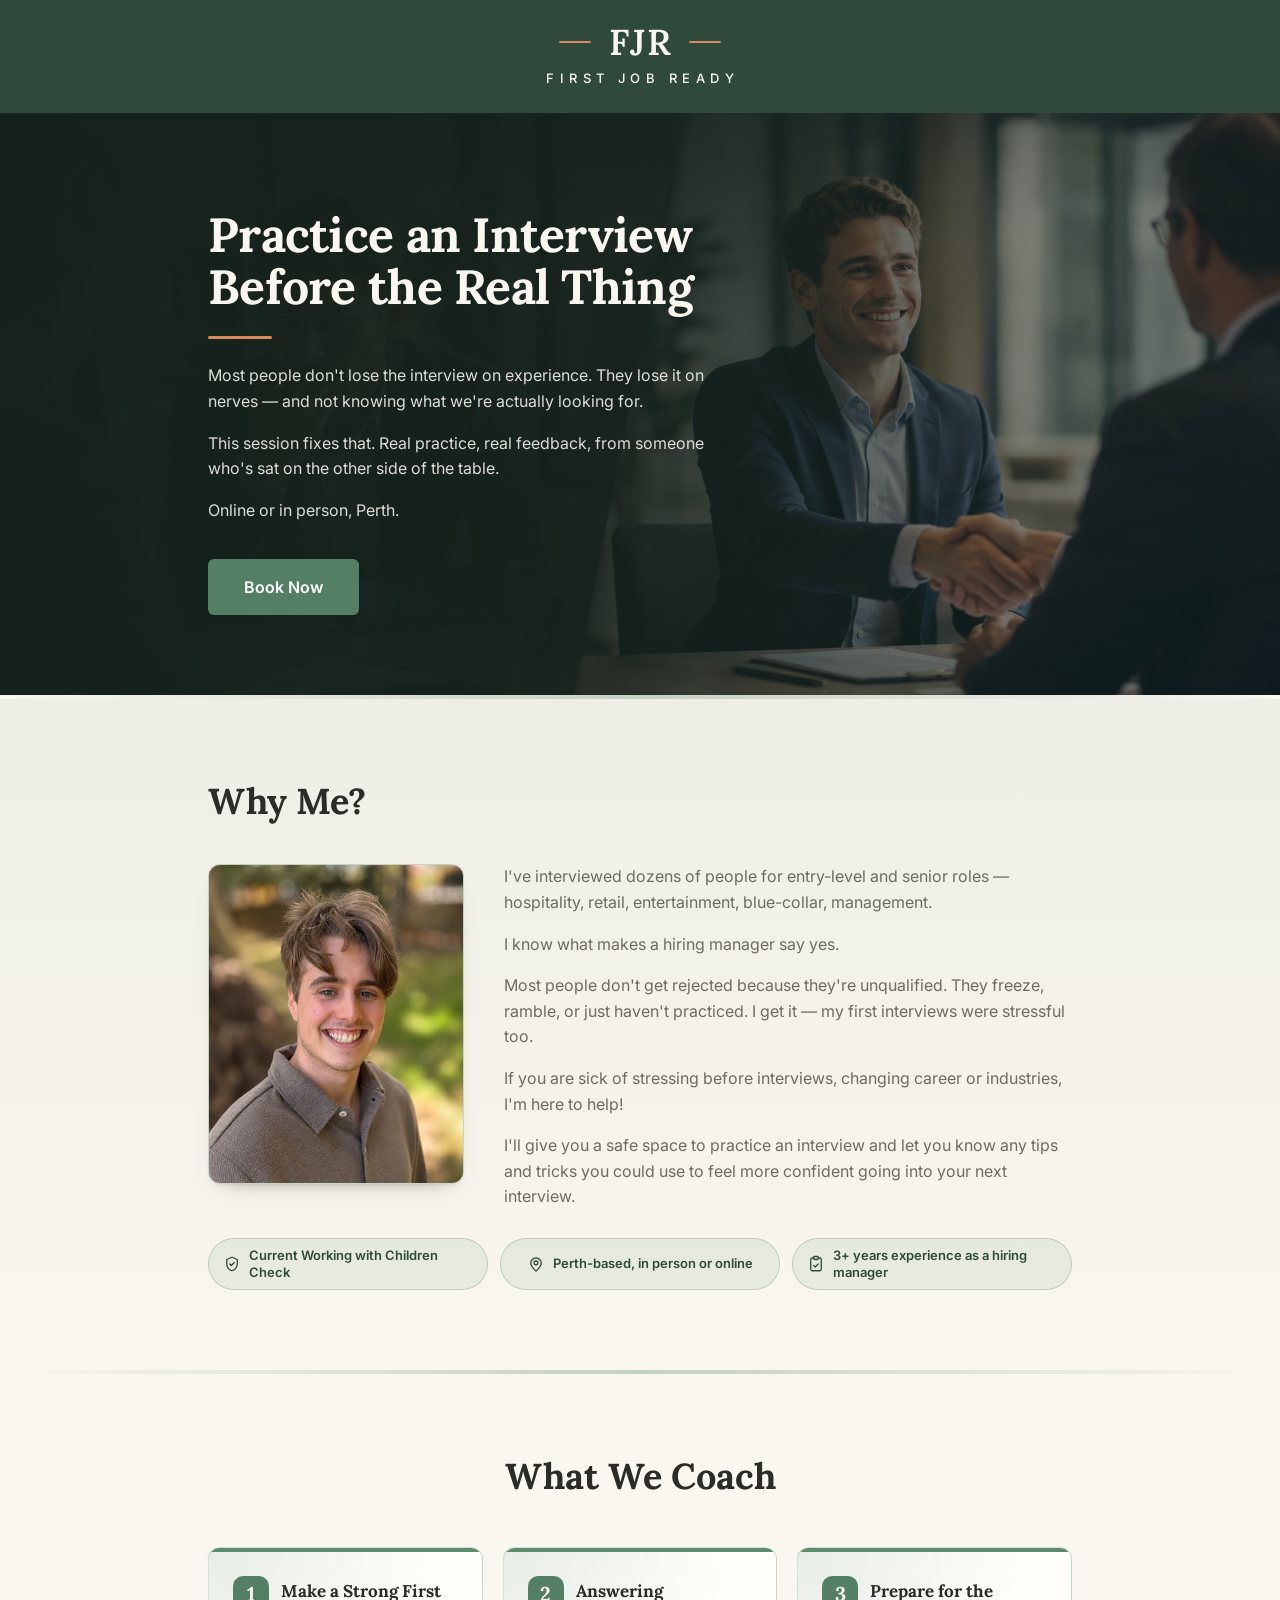
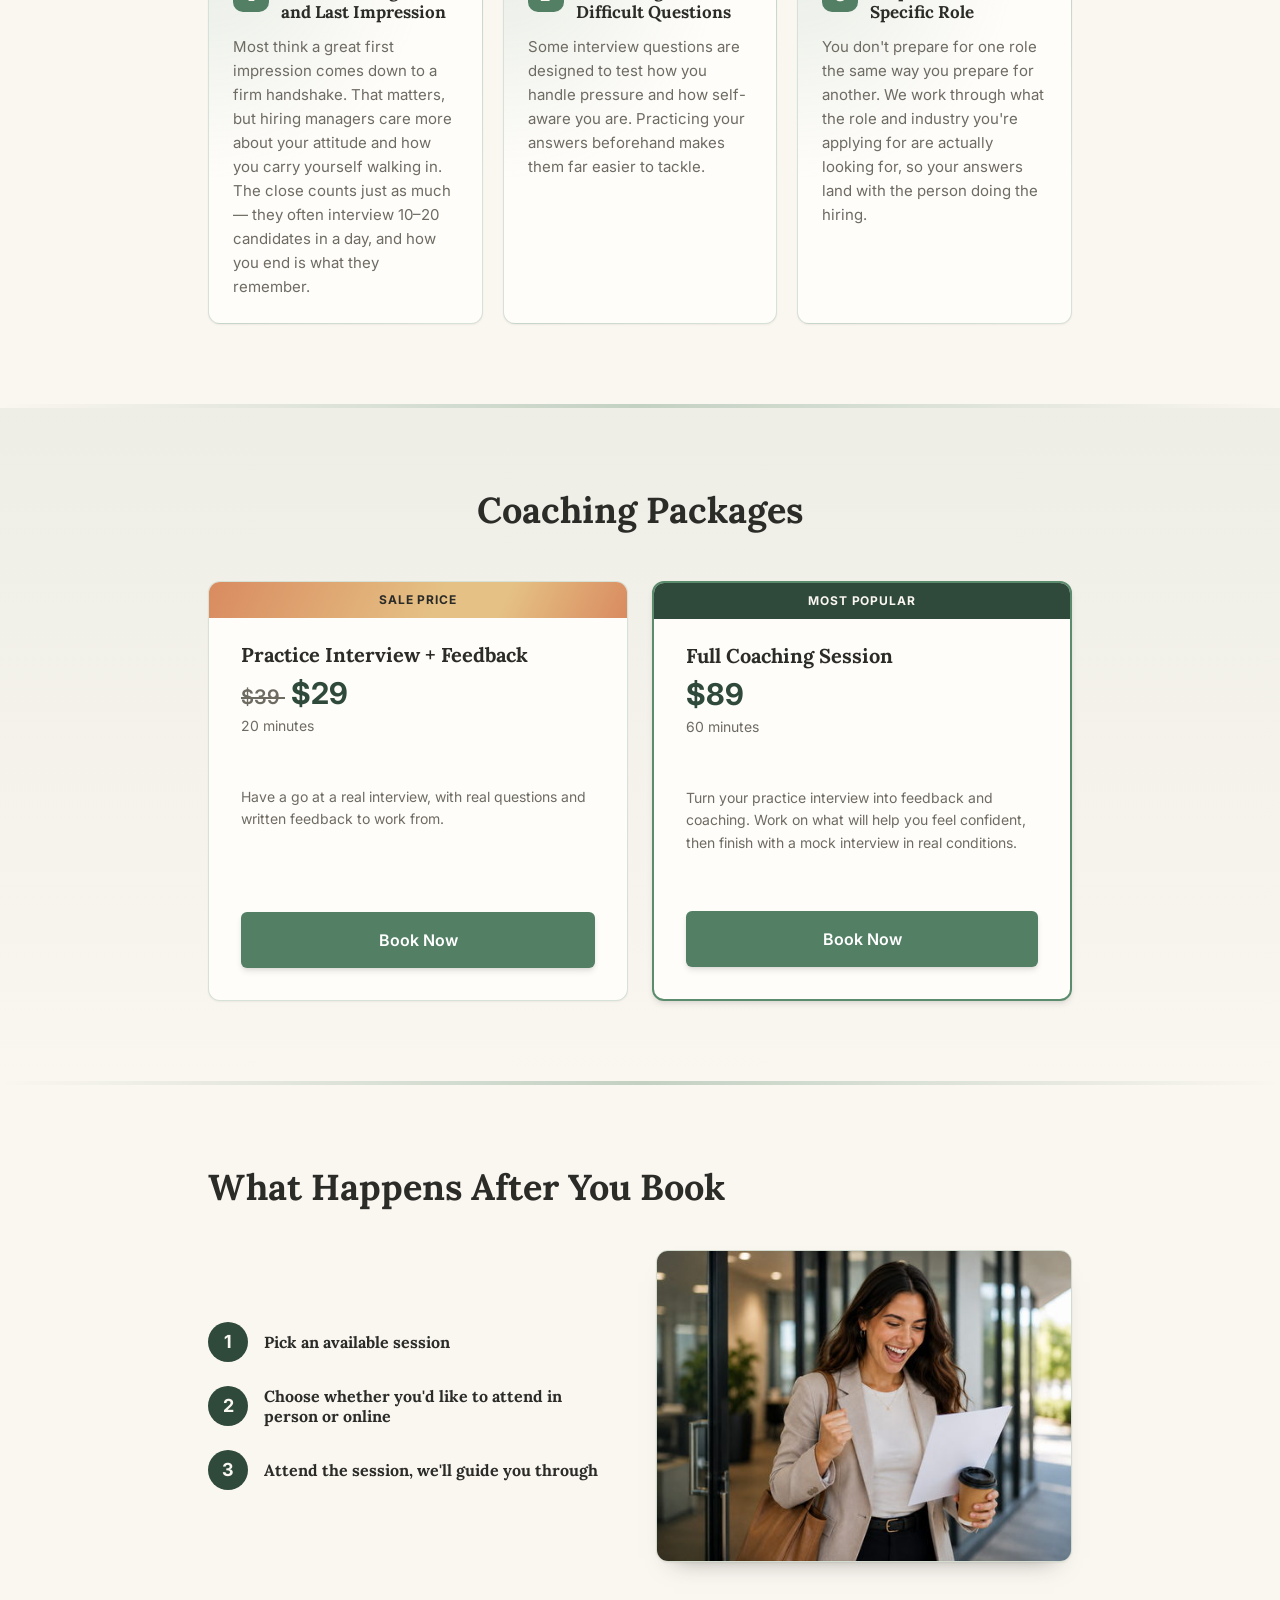
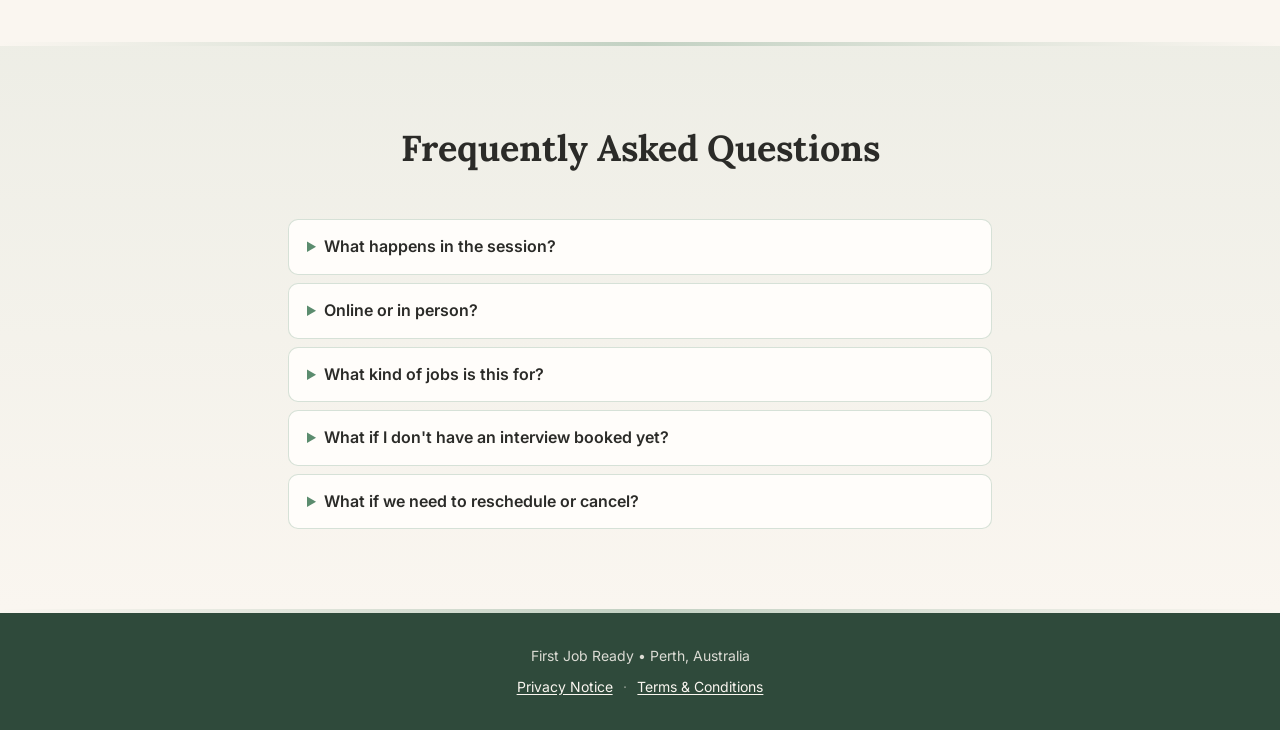
<file: index.html>
<!doctype html>
<html lang="en">
  <head>
    <meta charset="UTF-8" />
    <meta name="viewport" content="width=device-width, initial-scale=1.0" />

    <title>First Job Interview Coaching - Perth</title>
    <meta
      name="description"
      content="A real mock interview, run by someone who's hired people for their first job. Online or in person, Perth." />

    <link rel="canonical" href="https://fjready.github.io/FJR-Landing-Page/" />
    <link rel="icon" href="images/favicon.svg" type="image/svg+xml" />

    <meta property="og:type" content="website" />
    <meta property="og:url" content="https://fjready.github.io/FJR-Landing-Page/" />
    <meta property="og:title" content="First Job Interview Coaching - Perth" />
    <meta name="twitter:card" content="summary_large_image" />
    <meta name="twitter:title" content="First Job Interview Coaching - Perth" />

    <link rel="preconnect" href="https://fonts.googleapis.com" />
    <link rel="preconnect" href="https://fonts.gstatic.com" crossorigin />
    <link
      href="https://fonts.googleapis.com/css2?family=Lora:wght@400;500;600;700&family=Inter:wght@300;400;500;600;700&display=swap"
      rel="stylesheet" />

    <link rel="stylesheet" href="css/style.css" />

    <!-- Microsoft Clarity — heatmaps and session recordings.
         Loads asynchronously, so it never holds up the page render. Placed
         last in <head> so the browser finds the stylesheet first. -->
    <script type="text/javascript">
      (function (c, l, a, r, i, t, y) {
        c[a] =
          c[a] ||
          function () {
            (c[a].q = c[a].q || []).push(arguments);
          };
        t = l.createElement(r);
        t.async = 1;
        t.src = "https://www.clarity.ms/tag/" + i;
        y = l.getElementsByTagName(r)[0];
        y.parentNode.insertBefore(t, y);
      })(window, document, "clarity", "script", "y2r8wl01qz");
    </script>
  </head>
  <body>
    <!-- Masthead -------------------------------------------------------------
      The logo is live text rather than an image, so it stays crisp at any
      size, is selectable and readable by screen readers, and the flanking
      rules space themselves off the monogram regardless of which font has
      loaded. Reversed (cream-on-forest) colourway lives in css/style.css.
    -->
    <header class="banner">
      <div class="logo">
        <div class="logo__lockup">
          <span class="logo__rule" aria-hidden="true"></span>
          <span class="logo__mark">FJR</span>
          <span class="logo__rule" aria-hidden="true"></span>
        </div>
        <div class="logo__word">First Job Ready</div>
      </div>
    </header>

    <!-- Hero -----------------------------------------------------------------
      The photograph sits behind a dark scrim weighted to the left, where the
      copy sits, lifting toward the handshake on the right. The section also
      paints that scrim as a solid background-color, which means a missing or
      slow image leaves a deliberate dark band rather than a broken hero.
      alt="" because the copy carries the message — this is a backdrop.
    -->
    <section class="hero">
      <img
        class="hero__media"
        src="images/hero-before-after.jpg"
        srcset="
          images/hero-before-after-960.jpg  960w,
          images/hero-before-after.jpg     1823w
        "
        sizes="100vw"
        width="1823"
        height="863"
        alt=""
        aria-hidden="true"
        decoding="async" />
      <div class="container">
        <h1 class="hero__title">Practice an Interview Before the Real Thing</h1>
        <div class="hero__body">
          <p>
            Most people don't lose the interview on experience. They lose it on
            nerves — and not knowing what we're actually looking for.
          </p>
          <p>
            This session fixes that. Real practice, real feedback, from someone
            who's sat on the other side of the table.
          </p>
          <p>Online or in person, Perth.</p>
        </div>

        <!-- Jumps down the page rather than opening Calendly: the visitor
             picks a package first. Same-tab, same-page anchor, so no target. -->
        <p class="hero__actions">
          <a class="button button--inline" href="#pricing">Book Now</a>
        </p>
      </div>
    </section>

    <div class="rule" role="presentation"></div>

    <!-- Why me? -------------------------------------------------------
      The photograph sits beside the copy rather than anywhere else on the page:
      this is the only section written in the first person, so it is the one
      place a face answers a question the reader is actually asking — who is
      "I"? The three trust markers stay full width beneath both columns, so the
      badge row still reads as one line.
    -->
    <section class="section section--tinted" id="why-me">
      <div class="container">
        <h2 class="section__title section__title--tight">Why Me?</h2>

        <div class="coach">
          <img
            class="coach__photo"
            src="images/coach.jpg"
            srcset="images/coach-400.jpg 400w, images/coach.jpg 800w"
            sizes="(min-width: 768px) 16rem, 8rem"
            width="800"
            height="1000"
            alt="Your coach at First Job Ready"
            loading="lazy"
            decoding="async" />

          <div class="copy">
            <p>
              I've interviewed dozens of people for entry-level and senior roles
              — hospitality, retail, entertainment, blue-collar, management.
            </p>
            <p>I know what makes a hiring manager say yes.</p>
            <p>
              Most people don't get rejected because they're unqualified. They
              freeze, ramble, or just haven't practiced. I get it — my first
              interviews were stressful too.
            </p>
            <p>
              If you are sick of stressing before interviews, changing career or
              industries, I'm here to help!
            </p>
            <p>
              I'll give you a safe space to practice an interview and let you
              know any tips and tricks you could use to feel more confident
              going into your next interview.
            </p>
          </div>
        </div>

        <ul class="trust">
          <li class="trust__item">
            <svg
              class="trust__icon"
              viewBox="0 0 24 24"
              fill="none"
              stroke="currentColor"
              stroke-width="1.75"
              stroke-linecap="round"
              stroke-linejoin="round"
              aria-hidden="true">
              <path d="M12 3l7 3v5.5c0 4.5-3 8-7 9.5-4-1.5-7-5-7-9.5V6l7-3z" />
              <path d="M9 12l2 2 4-4" />
            </svg>
            <span>Current Working with Children Check</span>
          </li>
          <li class="trust__item">
            <svg
              class="trust__icon"
              viewBox="0 0 24 24"
              fill="none"
              stroke="currentColor"
              stroke-width="1.75"
              stroke-linecap="round"
              stroke-linejoin="round"
              aria-hidden="true">
              <path d="M12 21.5c4.5-4.2 7-7.6 7-10.5a7 7 0 1 0-14 0c0 2.9 2.5 6.3 7 10.5z" />
              <circle cx="12" cy="10.5" r="2.5" />
            </svg>
            <span>Perth-based, in person or online</span>
          </li>
          <li class="trust__item">
            <svg
              class="trust__icon"
              viewBox="0 0 24 24"
              fill="none"
              stroke="currentColor"
              stroke-width="1.75"
              stroke-linecap="round"
              stroke-linejoin="round"
              aria-hidden="true">
              <path
                d="M9 4H7a2 2 0 0 0-2 2v13a2 2 0 0 0 2 2h10a2 2 0 0 0 2-2V6a2 2 0 0 0-2-2h-2" />
              <rect x="9" y="2" width="6" height="4" rx="1" />
              <path d="M9 14l2 2 4-4" />
            </svg>
            <span>3+ years experience as a hiring manager</span>
          </li>
        </ul>
      </div>
    </section>

    <div class="rule" role="presentation"></div>

    <!-- What we coach -----------------------------------------------------
      An <ol> carries the numbering semantically; the visible numerals are
      aria-hidden so a screen reader does not announce each position twice.

      The numeral shares a row with the title so it anchors the heading rather
      than floating above it. Its chip is a rounded square, not the circle the
      steps section uses, so the two numbered sections stay distinguishable.
    -->
    <section class="section" id="what-we-coach">
      <div class="container">
        <h2 class="section__title section__title--center">What We Coach</h2>

        <ol class="topics">
          <li class="topic">
            <div class="topic__head">
              <p class="topic__num" aria-hidden="true">1</p>
              <h3 class="topic__title">
                Make a Strong First and Last Impression
              </h3>
            </div>
            <p class="topic__body">
              Most think a great first impression comes down to a firm
              handshake. That matters, but hiring managers care more about your
              attitude and how you carry yourself walking in. The close counts
              just as much — they often interview 10–20 candidates in a day, and
              how you end is what they remember.
            </p>
          </li>

          <li class="topic">
            <div class="topic__head">
              <p class="topic__num" aria-hidden="true">2</p>
              <h3 class="topic__title">Answering Difficult Questions</h3>
            </div>
            <p class="topic__body">
              Some interview questions are designed to test how you handle
              pressure and how self-aware you are. Practicing your answers
              beforehand makes them far easier to tackle.
            </p>
          </li>

          <li class="topic">
            <div class="topic__head">
              <p class="topic__num" aria-hidden="true">3</p>
              <h3 class="topic__title">Prepare for the Specific Role</h3>
            </div>
            <p class="topic__body">
              You don't prepare for one role the same way you prepare for
              another. We work through what the role and industry you're
              applying for are actually looking for, so your answers land with
              the person doing the hiring.
            </p>
          </li>
        </ol>
      </div>
    </section>

    <div class="rule" role="presentation"></div>

    <!-- Pricing -->
    <section class="section section--tinted" id="pricing">
      <div class="container">
        <h2 class="section__title section__title--center">Coaching Packages</h2>

        <div class="packages">
          <div class="package">
            <div class="package__banner package__banner--sale">Sale Price</div>
            <div class="package__head">
              <h3 class="package__name">Practice Interview + Feedback</h3>
              <p class="package__price">
                <s class="package__price-was">
                  <span class="visually-hidden">Was </span>$39
                </s>
                <span class="visually-hidden">now </span>$29
              </p>
              <p class="package__duration">20 minutes</p>
              <!-- When an end date is set for the sale, uncomment and edit:
              <p class="package__sale-note">Sale ends 30 September</p>
              -->
            </div>
            <p class="package__body">
              Have a go at a real interview, with real questions and written
              feedback to work from.
            </p>
            <a
              class="button"
              href="https://calendly.com/firstjobready/20min"
              target="_blank"
              rel="noopener noreferrer"
              aria-label="Book the Practice Interview and Feedback session">
              Book Now
            </a>
          </div>

          <div class="package package--featured">
            <div class="package__banner">Most Popular</div>
            <div class="package__head">
              <h3 class="package__name">Full Coaching Session</h3>
              <p class="package__price">$89</p>
              <p class="package__duration">60 minutes</p>
            </div>
            <p class="package__body">
              Turn your practice interview into feedback and coaching. Work on
              what will help you feel confident, then finish with a mock
              interview in real conditions.
            </p>
            <a
              class="button"
              href="https://calendly.com/firstjobready/60-minute-mock-interview-coaching-session"
              target="_blank"
              rel="noopener noreferrer"
              aria-label="Book the Full Coaching Session">
              Book Now
            </a>
          </div>
        </div>
      </div>
    </section>

    <div class="rule" role="presentation"></div>

    <!-- After booking ---------------------------------------------------------
      Steps on one side, the outcome on the other. The photograph is what the
      steps are for, so it sits beside them rather than above or below, where it
      would read as decoration between two sections.
    -->
    <section class="section">
      <div class="container">
        <h2 class="section__title section__title--tight">
          What Happens After You Book
        </h2>

        <div class="after">
          <ol class="steps">
            <li class="step">
              <span class="step__marker" aria-hidden="true">1</span>
              <h3 class="step__title">Pick an available session</h3>
            </li>
            <li class="step">
              <span class="step__marker" aria-hidden="true">2</span>
              <h3 class="step__title">
                Choose whether you'd like to attend in person or online
              </h3>
            </li>
            <li class="step">
              <span class="step__marker" aria-hidden="true">3</span>
              <h3 class="step__title">
                Attend the session, we'll guide you through
              </h3>
            </li>
          </ol>

          <img
            class="after__photo"
            src="images/outcome.jpg"
            srcset="images/outcome-480.jpg 480w, images/outcome.jpg 880w"
            sizes="(min-width: 768px) 26rem, 100vw"
            width="880"
            height="660"
            alt="A woman reading a job offer letter outside an office, delighted."
            loading="lazy"
            decoding="async" />
        </div>
      </div>
    </section>

    <div class="rule" role="presentation"></div>

    <!-- FAQ ------------------------------------------------------------------
      One flat list, no group headings. Ordered so the questions about what the
      session actually is land before the logistics.
    -->
    <section class="section section--tinted" id="faq">
      <div class="container">
        <h2 class="section__title section__title--center">
          Frequently Asked Questions
        </h2>

        <div class="faq">
          <details class="faq__item">
            <summary>What happens in the session?</summary>
            <p>
              For the 60-minute session: a mock interview, coaching on what to
              improve, then a second mock interview so you can see the
              difference. The 20-minute session is a single practice interview
              with written feedback.
            </p>
          </details>

          <details class="faq__item">
            <summary>Online or in person?</summary>
            <p>
              Both. Online sessions run by video; in-person sessions are held at
              a coworking space in Perth.
            </p>
          </details>

          <details class="faq__item">
            <summary>What kind of jobs is this for?</summary>
            <p>
              Whether it's your first job, a career change, or getting back into
              the workforce — if you have an interview coming up, or you're
              getting ready to start applying, this is for you.
            </p>
          </details>

          <details class="faq__item">
            <summary>What if I don't have an interview booked yet?</summary>
            <p>
              That's fine — this works just as well as general preparation
              before applying as it does before a specific interview.
            </p>
          </details>

          <details class="faq__item">
            <summary>What if we need to reschedule or cancel?</summary>
            <p>
              At least 6 hours' notice to reschedule. One free reschedule is
              allowed for a missed session without notice; a second no-show
              forfeits the session.
            </p>
          </details>
        </div>
      </div>
    </section>

    <div class="rule" role="presentation"></div>

    <footer class="footer">
      <div class="container">
        <p>First Job Ready • Perth, Australia</p>
        <p class="footer__links">
          <a href="privacy.html">Privacy Notice</a>
          <span class="footer__sep" aria-hidden="true">·</span>
          <a href="terms.html">Terms &amp; Conditions</a>
        </p>
      </div>
    </footer>
  </body>
</html>
</file>
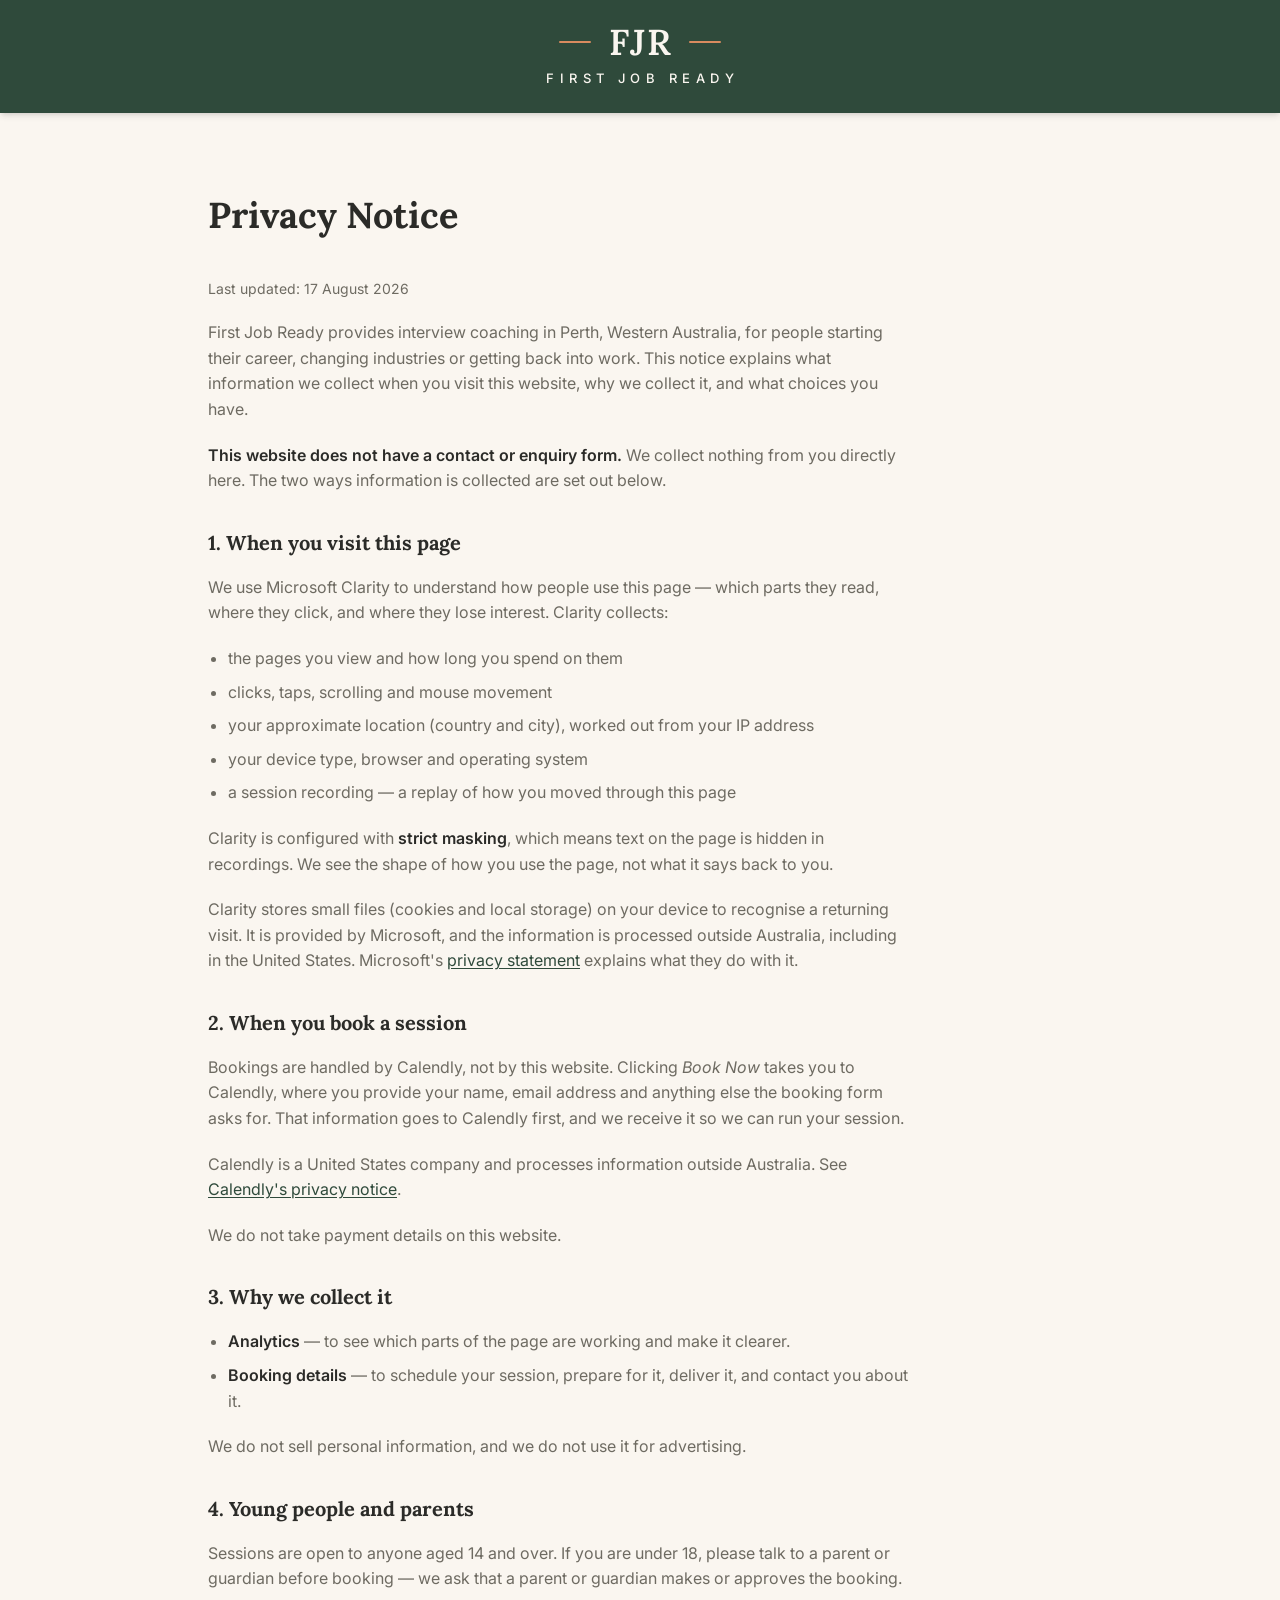
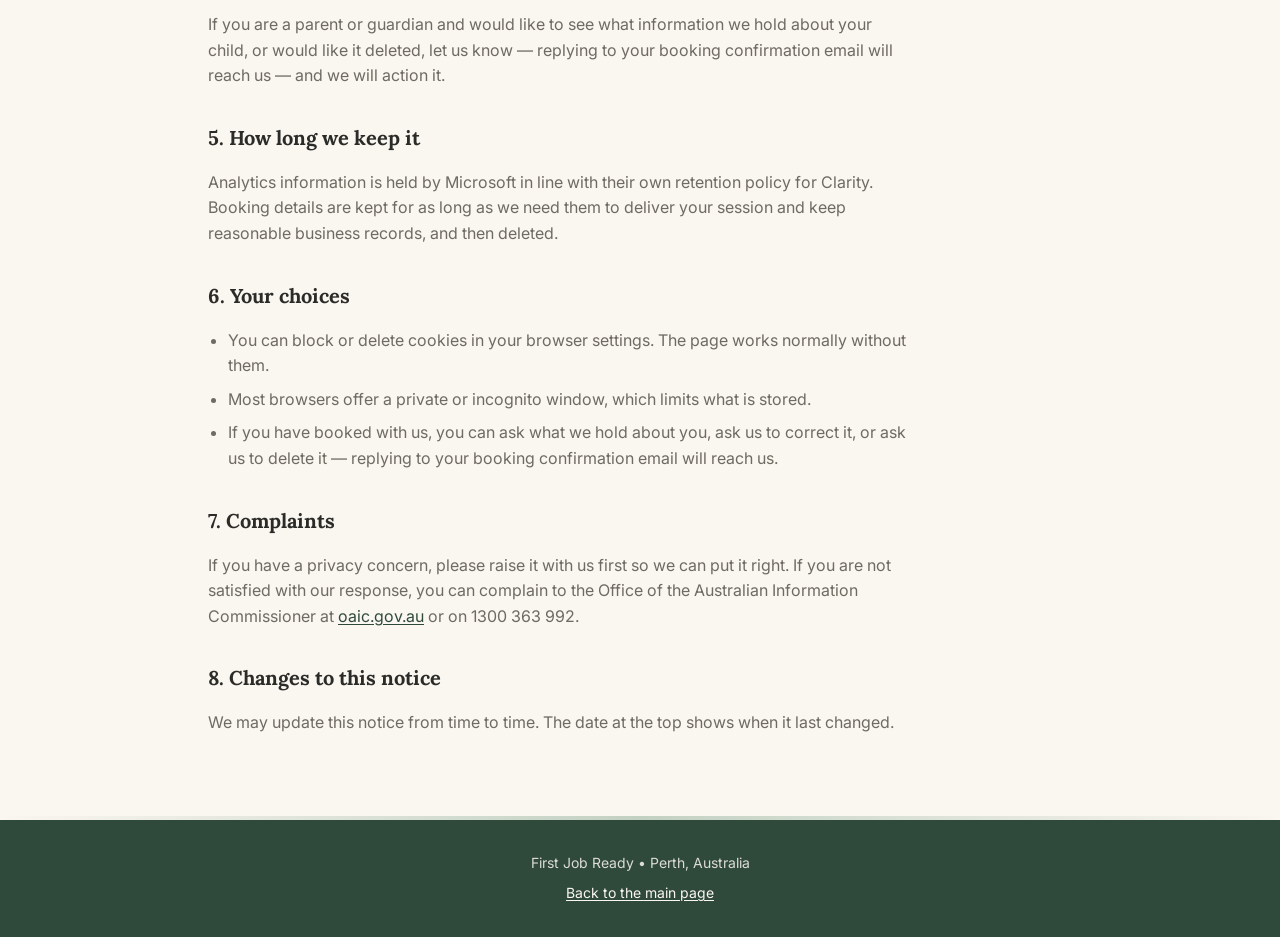
<file: privacy.html>
<!doctype html>
<html lang="en">
  <head>
    <meta charset="UTF-8" />
    <meta name="viewport" content="width=device-width, initial-scale=1.0" />

    <title>Privacy Notice — First Job Ready</title>
    <meta
      name="description"
      content="How First Job Ready collects and uses information from visitors to this website." />

    <link rel="icon" href="images/favicon.svg" type="image/svg+xml" />

    <link rel="preconnect" href="https://fonts.googleapis.com" />
    <link rel="preconnect" href="https://fonts.gstatic.com" crossorigin />
    <link
      href="https://fonts.googleapis.com/css2?family=Lora:wght@400;500;600;700&family=Inter:wght@300;400;500;600;700&display=swap"
      rel="stylesheet" />

    <link rel="stylesheet" href="css/style.css" />
  </head>
  <body>
    <header class="banner">
      <a class="logo logo--link" href="index.html">
        <span class="logo__lockup">
          <span class="logo__rule" aria-hidden="true"></span>
          <span class="logo__mark">FJR</span>
          <span class="logo__rule" aria-hidden="true"></span>
        </span>
        <span class="logo__word">First Job Ready</span>
      </a>
    </header>

    <section class="section">
      <div class="container">
        <h1 class="section__title section__title--tight">Privacy Notice</h1>

        <div class="prose">
          <p class="prose__meta">Last updated: 17 August 2026</p>

          <p>
            First Job Ready provides interview coaching in Perth, Western
            Australia, for people starting their career, changing industries or
            getting back into work. This notice explains what information we
            collect when you visit this website, why we collect it, and what
            choices you have.
          </p>

          <p>
            <strong>This website does not have a contact or enquiry form.</strong>
            We collect nothing from you directly here. The two ways information
            is collected are set out below.
          </p>

          <h2>1. When you visit this page</h2>

          <p>
            We use Microsoft Clarity to understand how people use this page —
            which parts they read, where they click, and where they lose
            interest. Clarity collects:
          </p>

          <ul>
            <li>the pages you view and how long you spend on them</li>
            <li>clicks, taps, scrolling and mouse movement</li>
            <li>
              your approximate location (country and city), worked out from your
              IP address
            </li>
            <li>your device type, browser and operating system</li>
            <li>
              a session recording — a replay of how you moved through this page
            </li>
          </ul>

          <p>
            Clarity is configured with <strong>strict masking</strong>, which
            means text on the page is hidden in recordings. We see the shape of
            how you use the page, not what it says back to you.
          </p>

          <p>
            Clarity stores small files (cookies and local storage) on your
            device to recognise a returning visit. It is provided by Microsoft,
            and the information is processed outside Australia, including in the
            United States. Microsoft's
            <a
              href="https://privacy.microsoft.com/privacystatement"
              target="_blank"
              rel="noopener noreferrer"
              >privacy statement</a
            >
            explains what they do with it.
          </p>

          <h2>2. When you book a session</h2>

          <p>
            Bookings are handled by Calendly, not by this website. Clicking
            <em>Book Now</em> takes you to Calendly, where you provide your name,
            email address and anything else the booking form asks for. That
            information goes to Calendly first, and we receive it so we can run
            your session.
          </p>

          <p>
            Calendly is a United States company and processes information
            outside Australia. See
            <a
              href="https://calendly.com/legal/privacy-notice"
              target="_blank"
              rel="noopener noreferrer"
              >Calendly's privacy notice</a
            >.
          </p>

          <p>We do not take payment details on this website.</p>

          <h2>3. Why we collect it</h2>

          <ul>
            <li>
              <strong>Analytics</strong> — to see which parts of the page are
              working and make it clearer.
            </li>
            <li>
              <strong>Booking details</strong> — to schedule your session,
              prepare for it, deliver it, and contact you about it.
            </li>
          </ul>

          <p>
            We do not sell personal information, and we do not use it for
            advertising.
          </p>

          <h2>4. Young people and parents</h2>

          <p>
            Sessions are open to anyone aged 14 and over. If you are under 18,
            please talk to a parent or guardian before booking — we ask that a
            parent or guardian makes or approves the booking.
          </p>

          <p>
            If you are a parent or guardian and would like to see what
            information we hold about your child, or would like it deleted, let
            us know — replying to your booking confirmation email will reach us
            — and we will action it.
          </p>

          <h2>5. How long we keep it</h2>

          <p>
            Analytics information is held by Microsoft in line with their own
            retention policy for Clarity. Booking details are kept for as long
            as we need them to deliver your session and keep reasonable business
            records, and then deleted.
          </p>

          <h2>6. Your choices</h2>

          <ul>
            <li>
              You can block or delete cookies in your browser settings. The page
              works normally without them.
            </li>
            <li>
              Most browsers offer a private or incognito window, which limits
              what is stored.
            </li>
            <li>
              If you have booked with us, you can ask what we hold about you,
              ask us to correct it, or ask us to delete it — replying to your
              booking confirmation email will reach us.
            </li>
          </ul>

          <h2>7. Complaints</h2>

          <p>
            If you have a privacy concern, please raise it with us first so we
            can put it right. If you are not satisfied with our response, you can
            complain to the Office of the Australian Information Commissioner
            at
            <a
              href="https://www.oaic.gov.au"
              target="_blank"
              rel="noopener noreferrer"
              >oaic.gov.au</a
            >
            or on 1300 363 992.
          </p>

          <h2>8. Changes to this notice</h2>

          <p>
            We may update this notice from time to time. The date at the top
            shows when it last changed.
          </p>
        </div>
      </div>
    </section>

    <div class="rule" role="presentation"></div>

    <footer class="footer">
      <div class="container">
        <p>First Job Ready • Perth, Australia</p>
        <p class="footer__links"><a href="index.html">Back to the main page</a></p>
      </div>
    </footer>
  </body>
</html>
</file>
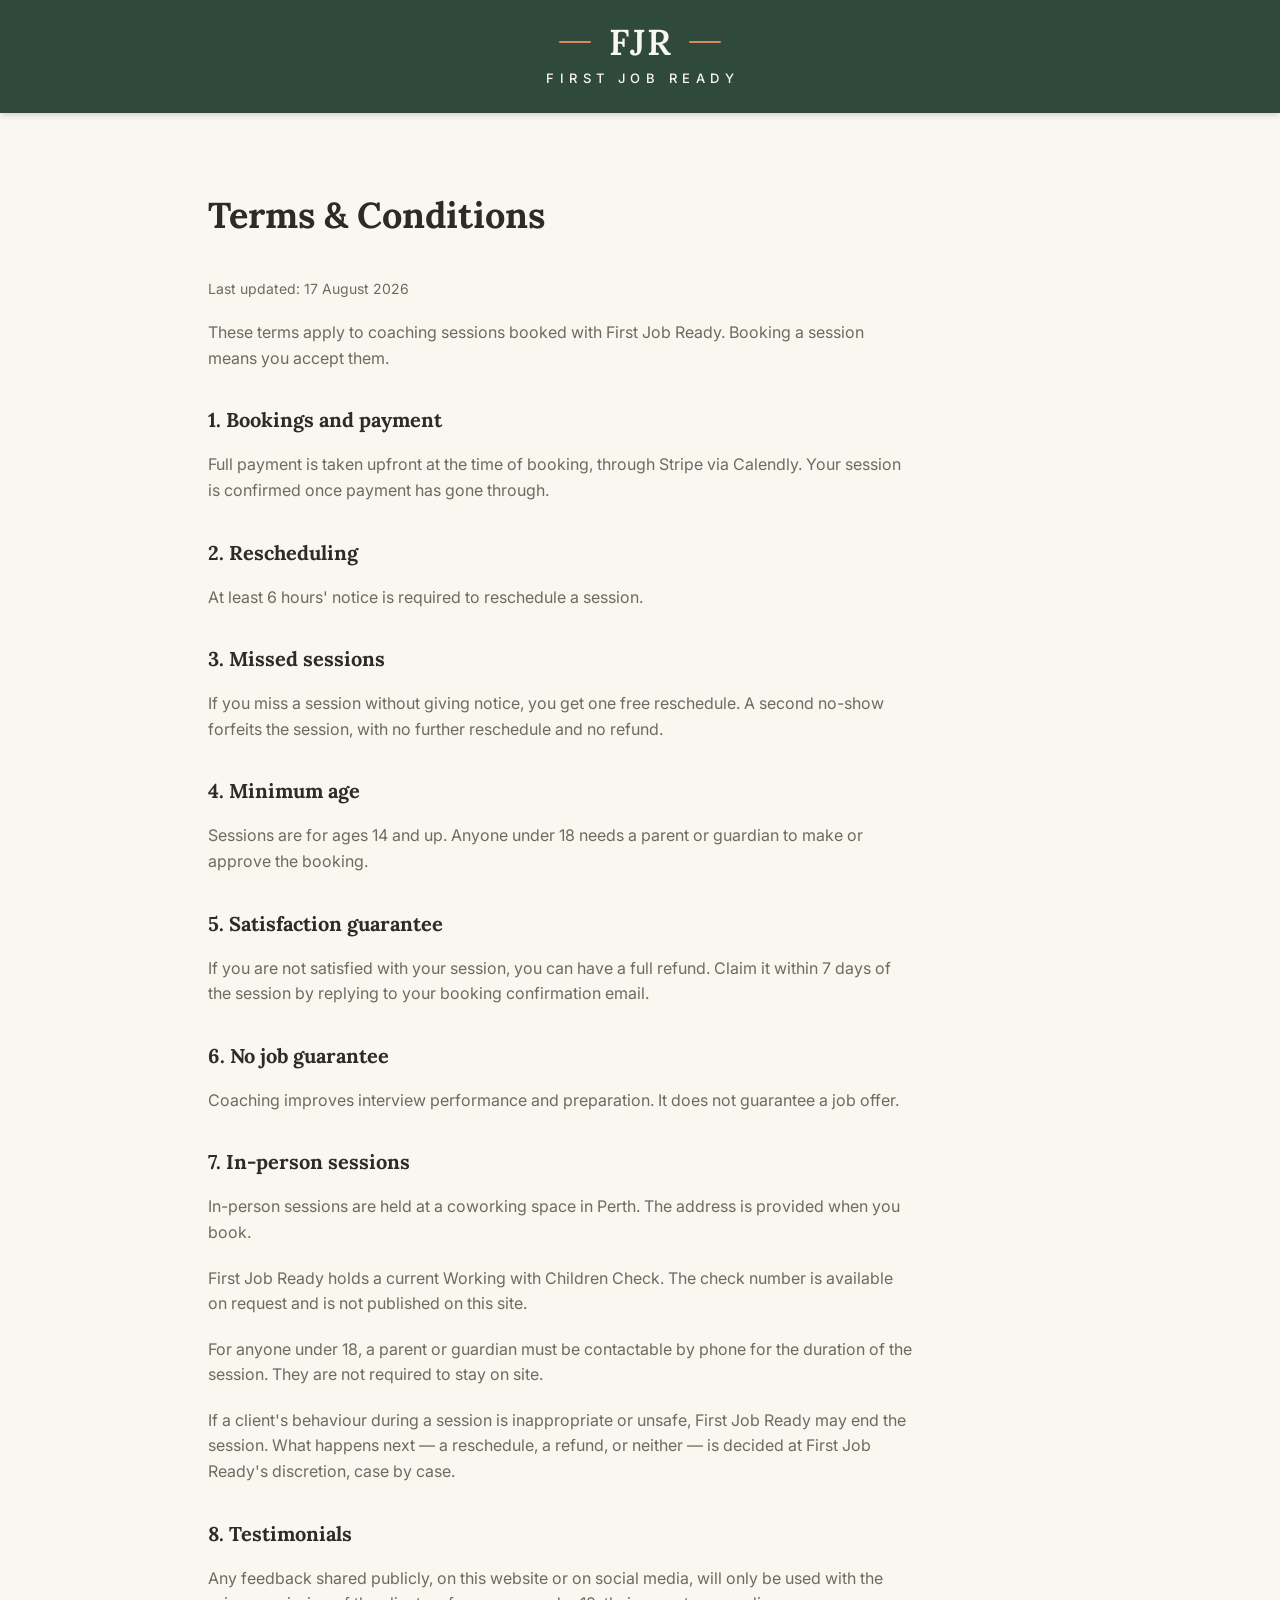
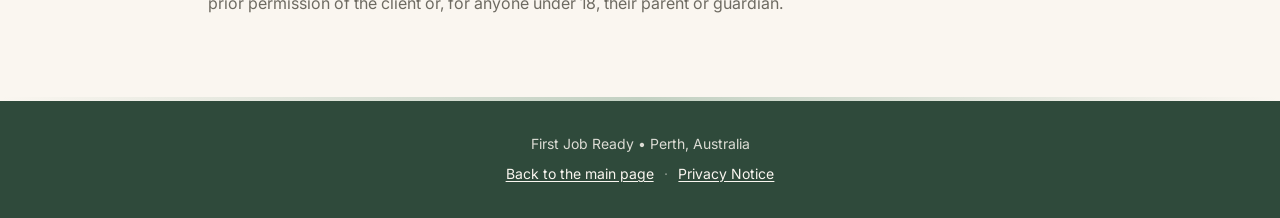
<file: terms.html>
<!doctype html>
<html lang="en">
  <head>
    <meta charset="UTF-8" />
    <meta name="viewport" content="width=device-width, initial-scale=1.0" />

    <title>Terms &amp; Conditions — First Job Ready</title>
    <meta
      name="description"
      content="Booking, payment, rescheduling, eligibility and refund terms for First Job Ready coaching sessions." />

    <link rel="icon" href="images/favicon.svg" type="image/svg+xml" />

    <link rel="preconnect" href="https://fonts.googleapis.com" />
    <link rel="preconnect" href="https://fonts.gstatic.com" crossorigin />
    <link
      href="https://fonts.googleapis.com/css2?family=Lora:wght@400;500;600;700&family=Inter:wght@300;400;500;600;700&display=swap"
      rel="stylesheet" />

    <link rel="stylesheet" href="css/style.css" />
  </head>
  <body>
    <header class="banner">
      <a class="logo logo--link" href="index.html">
        <span class="logo__lockup">
          <span class="logo__rule" aria-hidden="true"></span>
          <span class="logo__mark">FJR</span>
          <span class="logo__rule" aria-hidden="true"></span>
        </span>
        <span class="logo__word">First Job Ready</span>
      </a>
    </header>

    <section class="section">
      <div class="container">
        <h1 class="section__title section__title--tight">
          Terms &amp; Conditions
        </h1>

        <div class="prose">
          <p class="prose__meta">Last updated: 17 August 2026</p>

          <p>
            These terms apply to coaching sessions booked with First Job Ready.
            Booking a session means you accept them.
          </p>

          <h2>1. Bookings and payment</h2>

          <p>
            Full payment is taken upfront at the time of booking, through Stripe
            via Calendly. Your session is confirmed once payment has gone
            through.
          </p>

          <h2>2. Rescheduling</h2>

          <p>
            At least 6 hours' notice is required to reschedule a session.
          </p>

          <h2>3. Missed sessions</h2>

          <p>
            If you miss a session without giving notice, you get one free
            reschedule. A second no-show forfeits the session, with no further
            reschedule and no refund.
          </p>

          <h2>4. Minimum age</h2>

          <p>
            Sessions are for ages 14 and up. Anyone under 18 needs a parent or
            guardian to make or approve the booking.
          </p>

          <h2>5. Satisfaction guarantee</h2>

          <p>
            If you are not satisfied with your session, you can have a full
            refund. Claim it within 7 days of the session by replying to your
            booking confirmation email.
          </p>

          <h2>6. No job guarantee</h2>

          <p>
            Coaching improves interview performance and preparation. It does not
            guarantee a job offer.
          </p>

          <h2>7. In-person sessions</h2>

          <p>
            In-person sessions are held at a coworking space in Perth. The
            address is provided when you book.
          </p>

          <p>
            First Job Ready holds a current Working with Children Check. The
            check number is available on request and is not published on this
            site.
          </p>

          <p>
            For anyone under 18, a parent or guardian must be contactable by
            phone for the duration of the session. They are not required to stay
            on site.
          </p>

          <p>
            If a client's behaviour during a session is inappropriate or unsafe,
            First Job Ready may end the session. What happens next — a
            reschedule, a refund, or neither — is decided at First Job Ready's
            discretion, case by case.
          </p>

          <h2>8. Testimonials</h2>

          <p>
            Any feedback shared publicly, on this website or on social media,
            will only be used with the prior permission of the client or, for
            anyone under 18, their parent or guardian.
          </p>
        </div>
      </div>
    </section>

    <div class="rule" role="presentation"></div>

    <footer class="footer">
      <div class="container">
        <p>First Job Ready • Perth, Australia</p>
        <p class="footer__links">
          <a href="index.html">Back to the main page</a>
          <span class="footer__sep" aria-hidden="true">·</span>
          <a href="privacy.html">Privacy Notice</a>
        </p>
      </div>
    </footer>
  </body>
</html>
</file>
<file: css/style.css>
/* ==========================================================================
   First Job Ready — landing page
   --------------------------------------------------------------------------
   Palette and type follow the First Job Ready brand guide.

   Pairing rule from the guide: serif (Lora) for headlines and section titles
   only; sans-serif (Inter) for all body copy, buttons and UI text.
   ========================================================================== */

:root {
  /* Type */
  --font-display: "Lora", Georgia, "Times New Roman", serif;
  --font-body: "Inter", -apple-system, BlinkMacSystemFont, "Segoe UI", Roboto,
    Helvetica, Arial, sans-serif;

  /* Brand palette — space-separated RGB so alpha variants can be mixed in */
  --primary: 91 140 110; /* Sage Green      #5B8C6E */
  --forest: 47 74 59; /* Deep Forest     #2F4A3B */
  --accent: 217 139 95; /* Warm Terracotta #D98B5F */
  --accent-gold: 229 193 133; /* Champagne       #E5C185 — highlight stop that
                                 lifts the terracotta toward gold on the
                                 "Most Popular" badge. Not a standalone
                                 brand colour; only used in that gradient. */
  --background: 250 246 240; /* Warm Cream      #FAF6F0 */
  --foreground: 43 43 40; /* Charcoal Text   #2B2B28 */

  /* Deep Forest taken down far enough to carry cream type over a photograph.
     Used for the hero scrim and as the hero's fallback background. */
  --hero-scrim: 22 34 27; /* #16221B */

  /* Derived */
  --surface: 255 253 250; /* card face — a shade above the cream page */
  --muted-foreground: 110 107 98; /* warm grey, 4.9:1 on cream */
  --on-primary: 255 255 255;
  --on-forest: 250 246 240;

  /* Button faces only ---------------------------------------------------
     One step darker than the brand sage: #538065, an 18% shift toward Deep
     Forest. White label text on brand sage measures 3.87:1, under the WCAG
     AA minimum of 4.5:1 for text at this size; this clears it at 4.52:1.
     Sage itself is untouched everywhere else on the page.
     To go back to the brand sage exactly, set this to var(--primary).
     -------------------------------------------------------------------- */
  --button-face: 83 128 101; /* #538065 */

  /* Layout */
  --container: 56rem; /* max-w-4xl */
  --gutter: 1rem; /* px-4 */
}

/* ==========================================================================
   Reset
   ========================================================================== */

*,
*::before,
*::after {
  box-sizing: border-box;
}

body,
h1,
h2,
h3,
p,
ol {
  margin: 0;
}

ol {
  padding: 0;
  list-style: none;
}

img {
  display: block;
  max-width: 100%;
}

/* ==========================================================================
   Base
   ========================================================================== */

body {
  font-family: var(--font-body);
  color: rgb(var(--foreground));
  background: rgb(var(--background));
  line-height: 1.6;
  -webkit-font-smoothing: antialiased;
  -moz-osx-font-smoothing: grayscale;
}

/* The hero CTA is an in-page jump to the pricing cards, and gliding there keeps
   the visitor oriented. Opt-in rather than opt-out, so anyone who has asked for
   less motion simply never gets it. */
@media (prefers-reduced-motion: no-preference) {
  html {
    scroll-behavior: smooth;
  }
}

/* Serif is reserved for headlines and section titles. */
h1,
h2,
h3 {
  font-family: var(--font-display);
  font-weight: 700;
  line-height: 1.25;
}

.container {
  max-width: var(--container);
  margin-inline: auto;
  padding-inline: var(--gutter);
}

/* Available to screen readers, invisible on screen. Used to give struck-through
   and replacement prices spoken labels, since line-through is not announced. */
.visually-hidden {
  position: absolute;
  width: 1px;
  height: 1px;
  margin: -1px;
  padding: 0;
  overflow: hidden;
  clip-path: inset(50%);
  white-space: nowrap;
  border: 0;
}

/* Hairline divider between sections */
.rule {
  height: 0.25rem;
  background: linear-gradient(
    to right,
    transparent,
    rgb(var(--primary) / 0.35),
    transparent
  );
}

/* ==========================================================================
   Banner
   ========================================================================== */

.banner {
  width: 100%;
  padding-block: 1.5rem;
  background: rgb(var(--forest));
  box-shadow: 0 4px 6px -1px rgb(43 43 40 / 0.12),
    0 2px 4px -2px rgb(43 43 40 / 0.12);
}

/* ==========================================================================
   Logo
   --------------------------------------------------------------------------
   Reversed colourway: cream type on the Deep Forest masthead, terracotta
   rules. For the primary colourway on a light background, set .logo__mark and
   .logo__word to rgb(var(--forest)).
   ========================================================================== */

.logo {
  text-align: center;
  color: rgb(var(--on-forest));
}

.logo__lockup {
  display: flex;
  align-items: center;
  justify-content: center;
  gap: clamp(0.7rem, 3vw, 1.1rem);
}

.logo__rule {
  flex: none;
  width: clamp(1.25rem, 5vw, 2rem);
  height: 2px;
  border-radius: 2px;
  background: rgb(var(--accent));
}

.logo__mark {
  font-family: var(--font-display);
  font-size: clamp(1.75rem, 6vw, 2.25rem);
  font-weight: 600;
  line-height: 1;
  letter-spacing: 0.06em;
  /* letter-spacing adds a trailing gap; pull it back so the mark sits centred
     between the two rules */
  margin-right: -0.06em;
}

/* Anchored variant used on subpages, where the lockup links home. */
.logo--link {
  display: block;
  text-decoration: none;
}

.logo__word {
  /* block so the margin applies whether this is a div or a span */
  display: block;
  margin-top: 0.5rem;
  font-family: var(--font-body);
  font-size: clamp(0.625rem, 2.4vw, 0.8125rem);
  font-weight: 500;
  letter-spacing: 0.42em;
  text-transform: uppercase;
  /* same trailing-gap correction, applied to the whole line */
  text-indent: 0.42em;
}

/* ==========================================================================
   Hero
   ========================================================================== */

/* Photographic hero. isolation creates a stacking context so the media and the
   scrim can sit on negative z-indexes — behind the copy, but still inside the
   section rather than behind the page.

   background-color is the scrim colour, so if the photograph is missing, slow,
   or fails to decode, the hero degrades to a solid dark band with the same
   cream type on it. It reads as a design choice rather than a fault. */
.hero {
  position: relative;
  isolation: isolate;
  overflow: hidden;
  padding-block: 4rem 3.5rem;
  background-color: rgb(var(--hero-scrim));
}

.hero__media {
  position: absolute;
  inset: 0;
  z-index: -2;
  width: 100%;
  height: 100%;
  object-fit: cover;
  /* Favours the right of the frame, where the handshake is. The anxious half
     crops away first on narrow screens, which is the half worth losing. */
  object-position: 64% center;
}

/* Base scrim is near-uniform and heavy: on narrow screens the crop is
   unpredictable, so legibility cannot depend on which part of the photo lands
   behind the text. */
.hero::after {
  content: "";
  position: absolute;
  inset: 0;
  z-index: -1;
  background: linear-gradient(
    180deg,
    rgb(var(--hero-scrim) / 0.85),
    rgb(var(--hero-scrim) / 0.77)
  );
}

/* The one piece of type on the page that is allowed to shout: it scales with
   the viewport rather than stepping at the breakpoint, sets tighter than the
   section headings, and closes with a short terracotta rule — the masthead
   lockup's accent, and the only other place on the page that colour appears
   besides the "Most Popular" badge. */
.hero__title {
  margin-bottom: 1.5rem;
  font-size: clamp(2rem, 4.4vw, 3rem);
  line-height: 1.08;
  letter-spacing: -0.015em;
  color: rgb(var(--on-forest));
  /* Short enough to run two lines, so even them up. */
  text-wrap: balance;
}

.hero__title::after {
  content: "";
  display: block;
  width: 4rem;
  height: 3px;
  margin: 1.5rem 0 0;
  border-radius: 2px;
  background: rgb(var(--accent));
}

/* Body copy set in a column at a readable measure. Shared by the hero and any
   section that runs prose rather than a list or cards. */
.hero__body,
.copy {
  display: flex;
  flex-direction: column;
  gap: 1rem;
  max-width: 42rem;
  color: rgb(var(--muted-foreground));
}

/* Overrides the shared colour above — the hero sits on the dark scrim. Kept
   slightly under full cream so the headline still leads. */
.hero__body {
  color: rgb(var(--on-forest) / 0.88);
}

/* Ranged left under the copy, inside the heavy end of the desktop scrim. */
.hero__actions {
  margin-top: 2.25rem;
}

/* ==========================================================================
   Sections
   ========================================================================== */

.section {
  padding-block: 4rem;
  /* Breathing room when the hero CTA jumps to #pricing. */
  scroll-margin-top: 1.5rem;
}

.section--tinted {
  background: linear-gradient(
    to bottom,
    rgb(var(--primary) / 0.08),
    rgb(var(--background))
  );
}

/* One size step for every section heading. The hero headline used to share it;
   it now scales on its own so it can lead the page. */
.section__title {
  font-size: 1.875rem;
}

.section__title {
  margin-bottom: 3rem;
}

.section__title--center {
  text-align: center;
}

.section__title--tight {
  margin-bottom: 2.5rem;
}

/* ==========================================================================
   Coach portrait
   --------------------------------------------------------------------------
   Stacked on a phone, where the photo is small enough to read as a byline and
   the copy still starts near the top of the screen; two columns from 768px,
   where it can sit at a size that carries a face.
   ========================================================================== */

.coach {
  display: grid;
  gap: 1.5rem;
  justify-items: start;
}

/* The 4:5 ratio is baked into the file itself, so width alone sizes it and
   the intrinsic width/height attributes still reserve the right box. */
.coach__photo {
  width: 8rem;
  height: auto;
  border-radius: 0.75rem;
  border: 1px solid rgb(var(--primary) / 0.3);
  box-shadow: 0 1px 2px 0 rgb(43 43 40 / 0.06),
    0 12px 20px -16px rgb(43 43 40 / 0.5);
}

@media (min-width: 768px) {
  .coach {
    grid-template-columns: 16rem 1fr;
    gap: 2.5rem;
    align-items: start;
  }

  .coach__photo {
    width: 100%;
  }
}

/* ==========================================================================
   Trust badges — three scannable markers under the "Why Me?" copy
   --------------------------------------------------------------------------
   A wrapping flex row, so they sit side by side on a desktop and stack down
   naturally on a phone without a breakpoint.
   ========================================================================== */

.trust {
  list-style: none;
  margin: 1.75rem 0 0;
  padding: 0;
  display: flex;
  flex-wrap: wrap;
  gap: 0.75rem;
}

/* Three equal columns rather than three intrinsic widths. The badges sum to
   within a few pixels of the container, so whether they fit on one line would
   otherwise depend on the exact metrics of whichever font has loaded — and a
   single orphaned badge on a second row is the one outcome worth ruling out. */
@media (min-width: 768px) {
  .trust {
    display: grid;
    grid-template-columns: repeat(3, minmax(0, 1fr));
  }

  .trust__item {
    justify-content: center;
  }
}

.trust__item {
  display: flex;
  align-items: center;
  gap: 0.5rem;
  padding: 0.5rem 0.875rem;
  border: 1px solid rgb(var(--primary) / 0.3);
  border-radius: 9999px;
  background: rgb(var(--primary) / 0.1);
  color: rgb(var(--forest));
  font-size: 0.8125rem;
  font-weight: 600;
  line-height: 1.3;
}

.trust__icon {
  flex: none;
  width: 1.125rem;
  height: 1.125rem;
}

/* ==========================================================================
   What we coach — a row of equal cards
   --------------------------------------------------------------------------
   Grid rather than flex so the three cards share a row height automatically,
   however unevenly the copy divides between them.
   ========================================================================== */

.topics {
  list-style: none;
  margin: 0;
  padding: 0;
  display: grid;
  grid-template-columns: 1fr;
  gap: 1.25rem;
}

/* The cards carry colour of their own — a sage bar along the top edge and a
   sage wash fading out of the top-left corner — so they read as cards on either
   ground, tinted or plain cream. Their face is only a shade off the page. */
.topic {
  position: relative;
  overflow: hidden;
  padding: 1.75rem 1.5rem 1.5rem;
  border: 1px solid rgb(var(--primary) / 0.25);
  border-radius: 0.75rem;
  background: radial-gradient(
      130% 100% at 0% 0%,
      rgb(var(--primary) / 0.14) 0%,
      rgb(var(--primary) / 0) 62%
    ),
    rgb(var(--surface));
  box-shadow: 0 1px 2px 0 rgb(43 43 40 / 0.06);
  transition: box-shadow 300ms, border-color 300ms, transform 300ms;
}

.topic::before {
  content: "";
  position: absolute;
  inset: 0 0 auto;
  height: 4px;
  background: rgb(var(--primary));
}

/* The lift matches the pricing cards. Border and shadow carry the state on
   their own, so hover still reads where the transform does not run — reduced
   motion, or a browser that has dropped it.

   Guarded on (hover: hover) so a tap on a touch screen, which has no way to
   leave an element, cannot strand a card in its hover state. */
@media (hover: hover) {
  .topic:hover {
    border-color: rgb(var(--primary));
    box-shadow: 0 12px 20px -6px rgb(43 43 40 / 0.16),
      0 4px 8px -4px rgb(43 43 40 / 0.12);
    transform: translateY(-0.25rem);
  }
}

/* Numeral and title share a row, so the numeral anchors the heading instead of
   floating above it. Alignment is to the top, since the titles wrap to two
   lines in a narrow card. */
.topic__head {
  display: flex;
  align-items: flex-start;
  gap: 0.75rem;
  margin-bottom: 0.75rem;
}

/* A rounded square, not the filled circle the steps section uses, so the two
   numbered sections do not read as the same component. Cream on this face
   measures 4.2:1, clearing the 3:1 needed at 20px bold. */
.topic__num {
  flex-shrink: 0;
  width: 2.25rem;
  height: 2.25rem;
  display: grid;
  place-items: center;
  border-radius: 0.625rem;
  background: rgb(var(--button-face));
  color: rgb(var(--on-forest));
  font-family: var(--font-display);
  font-size: 1.25rem;
  font-weight: 700;
  line-height: 1;
}

.topic__title {
  padding-top: 0.3125rem; /* optically centres line one against the numeral */
  font-size: 1.0625rem;
  text-wrap: balance;
}

.topic__body {
  font-size: 0.9375rem;
  line-height: 1.6;
  color: rgb(var(--muted-foreground));
}

/* ==========================================================================
   Pricing
   ========================================================================== */

.packages {
  display: grid;
  grid-template-columns: 1fr;
  gap: 1.5rem;
}

.package {
  position: relative;
  display: flex;
  flex-direction: column;
  gap: 1.5rem;
  padding: 2rem;
  border-radius: 0.75rem;
  /* Mitres the full-bleed banner to the card's rounded top corners. */
  overflow: hidden;
  border: 1px solid rgb(var(--primary) / 0.25);
  background: rgb(var(--surface));
  box-shadow: 0 1px 2px 0 rgb(43 43 40 / 0.06);
  transition: box-shadow 300ms, border-color 300ms, transform 300ms;
}

/* Same (hover: hover) guard as the topic cards, for the same reason. */
@media (hover: hover) {
  .package:hover {
    border-color: rgb(var(--primary));
    box-shadow: 0 12px 20px -6px rgb(43 43 40 / 0.16),
      0 4px 8px -4px rgb(43 43 40 / 0.12);
    transform: translateY(-0.25rem);
  }
}

.package--featured {
  border: 2px solid rgb(var(--primary));
  box-shadow: 0 4px 6px -1px rgb(43 43 40 / 0.1),
    0 2px 4px -2px rgb(43 43 40 / 0.1);
}

@media (hover: hover) {
  .package--featured:hover {
    border-color: rgb(var(--primary));
    box-shadow: 0 20px 25px -5px rgb(43 43 40 / 0.12),
      0 8px 10px -6px rgb(43 43 40 / 0.12);
  }
}

/* A banner across the head of the card. Negative margins pull it out to the
   padding edge; the card's own overflow: hidden mitres it to the rounded top
   corners, so it needs no radius of its own and nothing to maintain if the
   card's radius or border width changes.

   The two are coloured apart so they read as different kinds of label rather
   than competing for the same attention: Deep Forest with cream type (9.02:1)
   is the default, and the sale takes the terracotta sweep into champagne —
   terracotta's only use here, and the brighter of the two treatments, on the
   card the page is discounting. */
.package__banner {
  margin: -2rem -2rem 0;
  padding: 0.6rem 1rem;
  background: rgb(var(--forest));
  color: rgb(var(--on-forest));
  font-size: 0.75rem;
  font-weight: 700;
  line-height: 1.4;
  letter-spacing: 0.08em;
  text-transform: uppercase;
  text-align: center;
}

/* Charcoal on the sweep, 5.28:1 at its darkest stops. White would fall to
   1.71:1 over the champagne, which is why the label is not cream here. */
.package__banner--sale {
  background: linear-gradient(
    115deg,
    rgb(var(--accent)) 0%,
    rgb(var(--accent-gold)) 55%,
    rgb(var(--accent-gold)) 70%,
    rgb(var(--accent)) 100%
  );
  color: rgb(var(--foreground));
}

.package__head {
  margin-bottom: 1.5rem;
}

.package__name {
  font-size: 1.25rem;
  margin-bottom: 0.5rem;
}

/* Sans-serif: the price is UI text, not a headline. */
.package__price {
  font-size: 1.875rem;
  font-weight: 700;
  line-height: 1.2;
  color: rgb(var(--forest));
  margin-bottom: 0.25rem;
}

/* Superseded price. <s> already carries the line-through; this only sets the
   subordinate size and weight so the live price stays dominant. The spoken
   "Was" / "now" labels live in the markup, because line-through is not
   announced by screen readers. */
.package__price-was {
  margin-right: 0.4rem;
  font-size: 1.25rem;
  font-weight: 600;
  color: rgb(var(--muted-foreground));
}

.package__duration {
  font-size: 0.875rem;
  color: rgb(var(--muted-foreground));
}

/* Optional line for a sale end date — commented out in the markup until a
   date exists, so adding one is a text edit rather than a rebuild. */
.package__sale-note {
  margin-top: 0.35rem;
  font-size: 0.75rem;
  font-weight: 700;
  letter-spacing: 0.04em;
  text-transform: uppercase;
  color: rgb(var(--forest));
}

.package__body {
  font-size: 0.875rem;
  line-height: 1.625;
  color: rgb(var(--muted-foreground));
  margin-bottom: 2rem;
}

/* ==========================================================================
   Button
   --------------------------------------------------------------------------
   The CTAs are anchors — they navigate to Calendly — styled as buttons.
   ========================================================================== */

.button {
  display: inline-flex;
  align-items: center;
  justify-content: center;
  width: 100%;
  padding: 1.25rem 1.5rem;
  border: none;
  border-radius: 0.375rem;
  background: rgb(var(--button-face));
  color: rgb(var(--on-primary));
  font-family: var(--font-body);
  font-size: 1rem;
  font-weight: 600;
  line-height: 1;
  white-space: nowrap;
  text-align: center;
  text-decoration: none;
  cursor: pointer;
  box-shadow: 0 4px 6px -1px rgb(43 43 40 / 0.12),
    0 2px 4px -2px rgb(43 43 40 / 0.12);
  transition: background-color 200ms, box-shadow 200ms;
}

/* Pin the CTA to the bottom of its card so the buttons line up across
   packages whatever length the descriptions run to. */
.package .button {
  margin-top: auto;
}

/* Sized to its label instead of its container. The pricing buttons fill their
   cards, but a full-width button in the hero would run the whole page. */
.button--inline {
  width: auto;
  padding-inline: 2.25rem;
}

.button:hover,
.button:focus-visible {
  background: rgb(var(--forest));
  box-shadow: 0 10px 15px -3px rgb(43 43 40 / 0.15),
    0 4px 6px -4px rgb(43 43 40 / 0.15);
}

.button:focus-visible {
  outline: 3px solid rgb(var(--forest));
  outline-offset: 2px;
}

/* ==========================================================================
   Steps
   ========================================================================== */

/* Steps beside the photograph from 768px, stacked below it on a phone. The
   steps column is given the larger share: three lines of type need the width
   more than the image does, and the image has a fixed ratio to fill. */
.after {
  display: grid;
  gap: 2rem;
  align-items: center;
}

/* Not at the usual 768px: with a 26rem image beside it the steps column would
   be about 257px there, which wraps every step onto two lines. It waits until
   there is room for both. */
@media (min-width: 960px) {
  .after {
    grid-template-columns: 1fr 26rem;
    gap: 3rem;
  }
}

.after__photo {
  width: 100%;
  height: auto;
  border-radius: 0.75rem;
  border: 1px solid rgb(var(--primary) / 0.25);
  box-shadow: 0 1px 2px 0 rgb(43 43 40 / 0.06),
    0 14px 24px -18px rgb(43 43 40 / 0.5);
}

.steps {
  display: flex;
  flex-direction: column;
  gap: 1.5rem;
}

.step {
  display: flex;
  gap: 1rem;
  align-items: center;
}

.step__marker {
  flex-shrink: 0;
  width: 2.5rem;
  height: 2.5rem;
  display: flex;
  align-items: center;
  justify-content: center;
  border-radius: 9999px;
  background: rgb(var(--forest));
  color: rgb(var(--on-forest));
  font-size: 1.125rem;
  font-weight: 700;
}

.step__title {
  font-size: 1rem;
}

/* ==========================================================================
   FAQ
   --------------------------------------------------------------------------
   Native <details> accordions — no JavaScript, keyboard-operable for free, and
   the answers stay in the HTML so they remain findable and indexable while
   collapsed.
   ========================================================================== */

.faq {
  display: flex;
  flex-direction: column;
  gap: 0.5rem;
  max-width: 44rem;
  margin-inline: auto;
}

.faq__item {
  border: 1px solid rgb(var(--primary) / 0.25);
  border-radius: 0.625rem;
  background: rgb(var(--surface));
  padding: 0.875rem 1.125rem;
}

.faq__item summary {
  cursor: pointer;
  font-weight: 600;
  color: rgb(var(--foreground));
}

.faq__item summary::marker {
  color: rgb(var(--primary));
}

.faq__item summary:focus-visible {
  outline: 2px solid rgb(var(--forest));
  outline-offset: 3px;
  border-radius: 0.25rem;
}

.faq__item[open] {
  border-color: rgb(var(--primary) / 0.45);
}

.faq__item p {
  margin-top: 0.625rem;
  font-size: 0.9375rem;
  color: rgb(var(--muted-foreground));
}

/* ==========================================================================
   Prose — long-form subpages such as the privacy notice
   ========================================================================== */

.prose {
  display: flex;
  flex-direction: column;
  gap: 1.25rem;
  /* Narrower than the container: long-form text needs a shorter measure than
     the landing page's short blocks. */
  max-width: 44rem;
}

.prose p,
.prose li {
  color: rgb(var(--muted-foreground));
}

.prose h2 {
  margin-top: 1rem;
  font-size: 1.25rem;
  color: rgb(var(--foreground));
}

.prose ul {
  margin: 0;
  padding-left: 1.25rem;
  display: flex;
  flex-direction: column;
  gap: 0.5rem;
}

.prose strong {
  color: rgb(var(--foreground));
  font-weight: 600;
}

.prose a {
  color: rgb(var(--forest));
  text-underline-offset: 0.15em;
}

.prose a:hover {
  text-decoration: none;
}

.prose__meta {
  font-size: 0.875rem;
}

/* ==========================================================================
   Footer
   ========================================================================== */

.footer {
  padding-block: 2rem;
  background: rgb(var(--forest));
  color: rgb(var(--on-forest) / 0.85);
  text-align: center;
  font-size: 0.875rem;
}

.footer__links {
  margin-top: 0.5rem;
}

.footer__sep {
  padding-inline: 0.4rem;
  opacity: 0.55;
}

.footer a {
  color: rgb(var(--on-forest));
  text-underline-offset: 0.15em;
}

.footer a:hover {
  text-decoration: none;
}

/* ==========================================================================
   Breakpoints
   ========================================================================== */

@media (min-width: 768px) {
  /* Taller, so the whole height of the frame fits and the copy has room to sit
     below both faces rather than across them. */
  .hero {
    padding-block: 6rem 5rem;
    min-height: 30rem;
    display: flex;
    align-items: center;
  }

  /* Wide enough to show the whole frame, so the scrim turns directional:
     heaviest over the copy on the left, lifting toward the handshake on the
     right so that half of the photograph stays legible. */
  .hero::after {
    background: linear-gradient(
      95deg,
      rgb(var(--hero-scrim) / 0.94) 0%,
      rgb(var(--hero-scrim) / 0.9) 40%,
      rgb(var(--hero-scrim) / 0.62) 66%,
      rgb(var(--hero-scrim) / 0.32) 100%
    );
  }

  .hero .container {
    width: 100%;
  }

  /* Held well inside the scrim's heavy end so the copy never drifts onto the
     bright right-hand side of the photograph. */
  .hero__title,
  .hero__body {
    max-width: 34rem;
  }

  .section {
    padding-block: 5rem;
  }

  .section__title {
    font-size: 2.25rem;
  }

  .packages {
    grid-template-columns: repeat(2, minmax(0, 1fr));
  }

  .topics {
    grid-template-columns: repeat(3, minmax(0, 1fr));
  }
}

/* ==========================================================================
   Reduced motion
   --------------------------------------------------------------------------
   Two components now lift on hover, so honour the preference in one place.
   ========================================================================== */

@media (prefers-reduced-motion: reduce) {
  .package,
  .topic,
  .button {
    transition: none;
  }

  .package:hover,
  .topic:hover {
    transform: none;
  }
}
</file>
